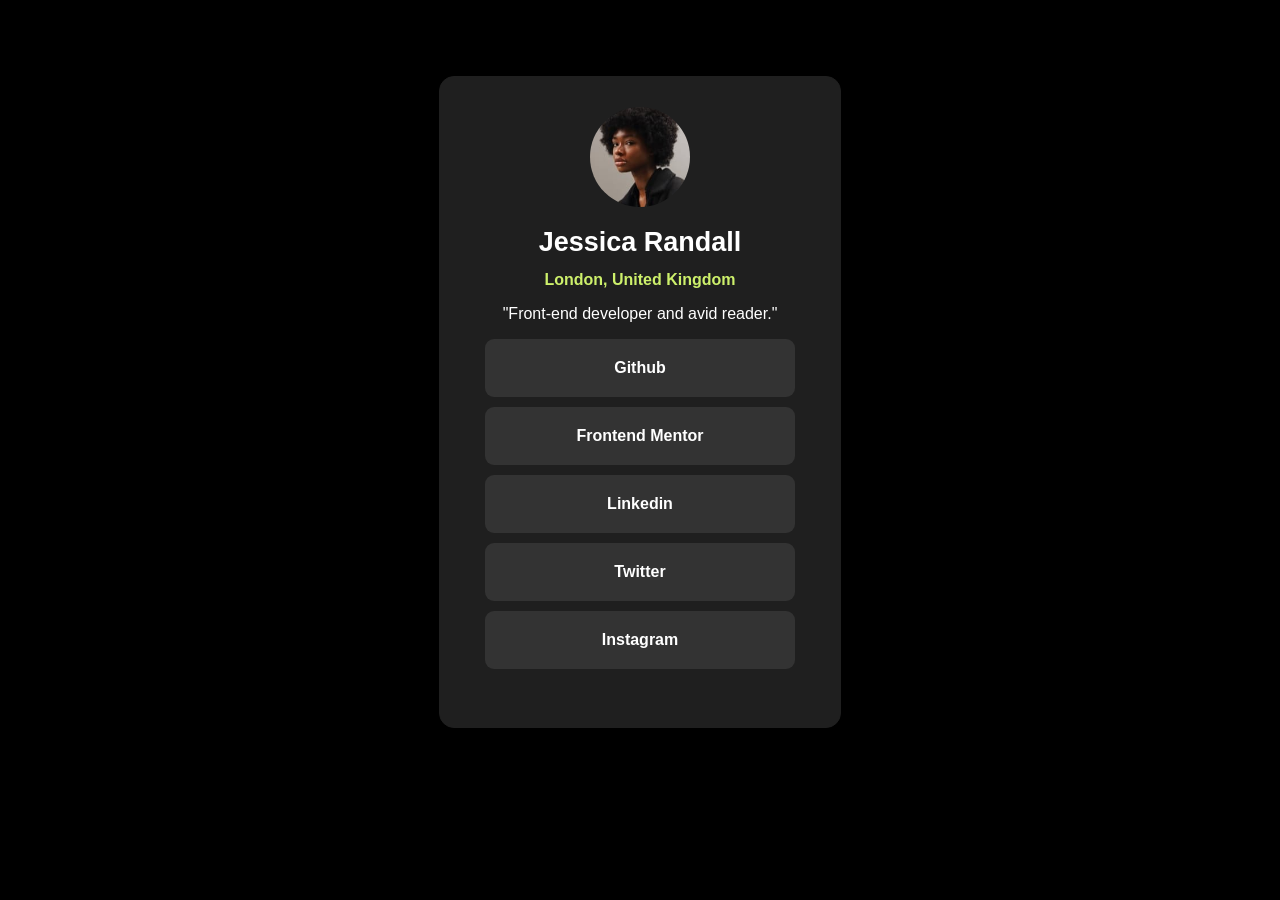
<file: P-001/index.html>
<!DOCTYPE html>
<html lang="pt-br">

<head>
    <meta charset="UTF-8">
    <meta name="viewport" content="width=device-width, initial-scale=1.0">
    <title>Document</title>
    <link rel="shortcut icon" href="images/favicon-32x32.png" type="image/x-icon">
    <link rel="stylesheet" href="style.css">
</head>

<body>

    <div id="container">

        <img src="images/avatar-jessica.jpeg" alt="jessicaimage">


        <h1>Jessica Randall</h1>

        <h2>London, United Kingdom</h2>

        <p>"Front-end developer and avid reader."</p>

        <a href="https://github.com/Jonhvmp/ForumHydraLinks/blob/main/README.pt.md" target="_blank"
            class="linkme">Github</a>
        <a href="https://www.frontendmentor.io/home" target="_blank" class="linkme">Frontend Mentor</a>
        <a href="" class="linkme">Linkedin</a>
        <a href="" class="linkme">Twitter</a>
        <a href="" class="linkme">Instagram</a>

    </div>

</body>

</html>
</file>
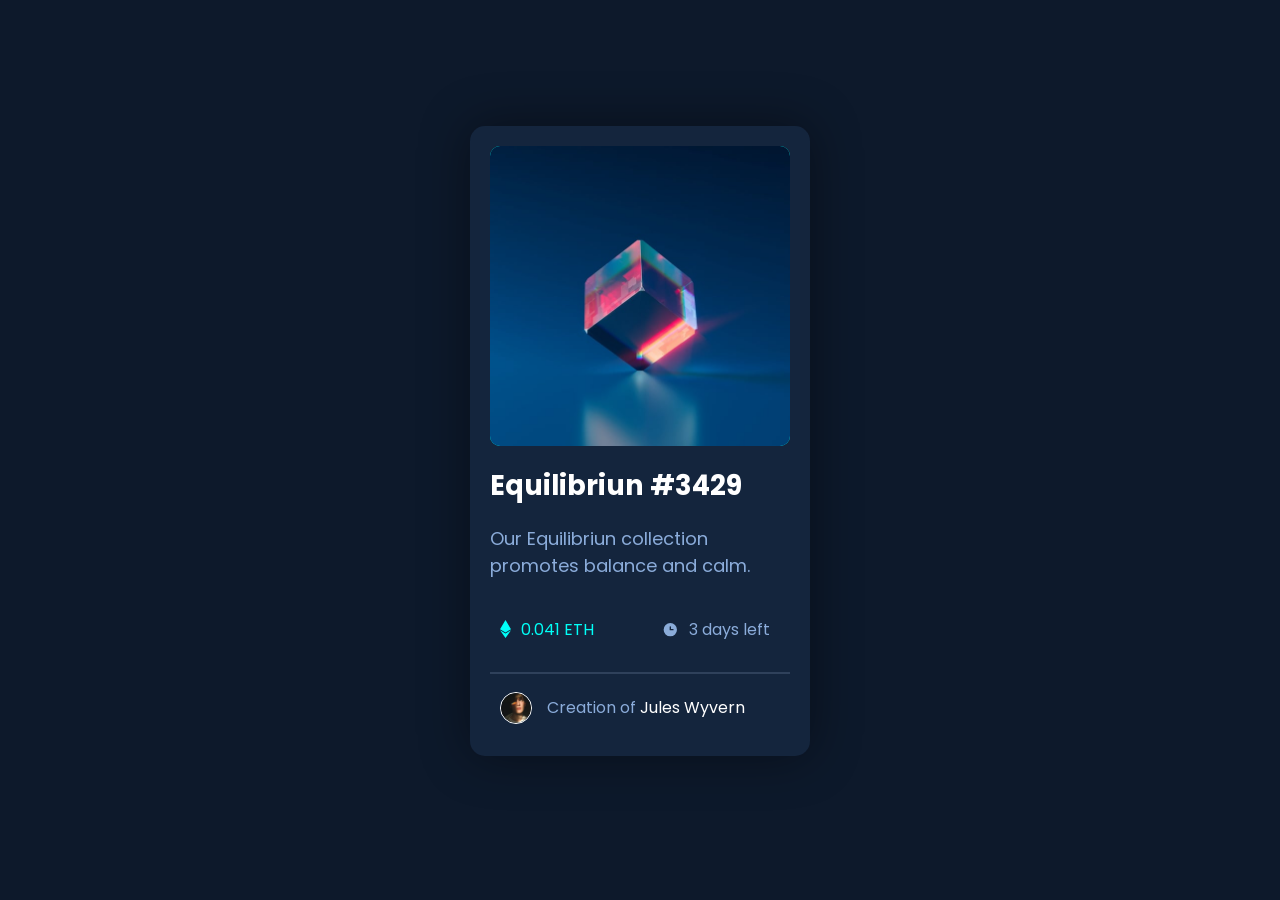
<file: P-002/index.html>
<!DOCTYPE html>
<html lang="pt-br">

<head>
    <meta charset="UTF-8">
    <meta name="viewport" content="width=device-width, initial-scale=1.0">
    <style>
        @import url('https://fonts.googleapis.com/css2?family=Outfit:wght@100..900&family=Poppins:ital,wght@0,100;0,200;0,300;0,400;0,500;0,600;0,700;0,800;0,900;1,100;1,200;1,300;1,400;1,500;1,600;1,700;1,800;1,900&display=swap');

        body {
            font-family: 'poppins';
            background-color: hsl(217, 54%, 11%);
        }

        .card {
            background-color: hsl(216, 50%, 16%);
            width: 300px;
            height: 590px;
            margin: auto;
            margin-top: 10%;
            box-shadow: 0px 0px 50px rgba(0, 0, 0, 0.412);
            border-radius: 15px;
            padding: 20px;
        }

        .imgr {
            position: relative;
            top: 0;
            left: 0;
            width: 300px;
            height: 300px;
            border-radius: 10px;
            background-color: hsl(178, 100%, 50%);

            .img1 {
                width: 300px;
                border-radius: 10px;
                display: block;
                position: relative;
                top: 0;
                left: 0;
            }

            .img2 {
                position: absolute;
                top: 0px;
                left: 0px;
                width: 100%;
                height: 100%;
                border-radius: 10px;
                background-color: hsla(178, 100%, 50%,);
                background: rgba(0,0,0,0.0);
            }

            .img3 {
                position: absolute;
                top: 120px;
                left: 120px;
                opacity: 0;
            }

            .img2:hover{
                    background: hsl(178, 100%, 50%, 0.300);;

                    .img3 {
                        opacity: 1;
                    }
                }

        }

         


        .title {
            font-size: 1.7em;
            color: white;

            &:hover {
                color: hsl(178, 100%, 50%);
                transition: 0.7s;
            }
        }

        p {
            font-size: 18px;
        }



        .pr,
        .time2 {
            color: hsl(215, 51%, 70%);
        }

        .eth,
        .time {
            display: inline-flex;
            align-items: center;
            margin: 10px;
        }

        .eth2,
        .time2 {
            margin: 10px;
        }

        .time {
            float: right;
        }

        .eth2 {
            color: hsl(178, 100%, 50%);
        }


        hr {
            margin-top: 10px;
            border: none;
            height: 2px;
            background-color: hsl(215, 32%, 27%);
        }

        .avatar {
            display: inline-flex;
            align-items: center;
        }

        .avatar2 {
            border: 1px solid white;
            margin: 10px;
            margin-right: 15px;
            border-radius: 100%;
        }

        a {
            text-decoration: none;
            color: white;

            &:hover {
                color: hsl(178, 100%, 50%);
                transition: 0.7s;
            }
        }
    </style>
    <link rel="shortcut icon" href="images/favicon-32x32.png" type="image/x-icon">
    <title>nft card</title>
</head>

<body>

    <div class="card">
        <div class="imgr">

            <img src="images/image-equilibrium.jpg" alt="" class="img1">

            <div class="img2"><img src="images/icon-view.svg" alt="" class="img3"></div>
            

        </div>



        <h1 class="title">Equilibriun #3429</h1>

        <p class="pr">Our Equilibriun collection promotes balance and calm.</p>



        <span class="eth">
            <img src="images/icon-ethereum.svg" alt="">

            <span" class="eth2">0.041 ETH
        </span>
        </span>

        <span class="time">
            <img src="images/icon-clock.svg" alt="">

            <span class="time2">3 days left</span>
        </span>



        <hr>

        <span class="avatar">
            <img src="images/image-avatar.png" alt="" width="30px" class="avatar2">
            <span class="pr">Creation of <a href="">Jules Wyvern</a></span>
        </span>



    </div>

</body>

</html>
</file>
<file: P-001/style.css>
@charset "utf-8";

@font-face {
    font-family: inter;
    src: url(fonts/static/Inter-Bold.ttf),
        url(fonts/static/inter-Semi-Bold.ttf)
}

body {
    background-color: black;
}

#container {
    border: 1px solid #1f1f1f;
    width: 400px;
    height: 650px;
    margin: auto;
    margin-top: 6%;
    border-radius: 15px;
    font-family: sans-serif;
    color: white;
    background-color: #1f1f1f;
}

img {
    width: 100px;
    border-radius: 50%;
    display: block;
    margin: auto;
    margin-top: 30px;
    margin-bottom: 20px;
}

h1,
h2,
p {
    text-align: center;
}

h1 {
    margin: 0%;
    font-size: 27px;
}

h2 {
    font-size: medium;
    color: #cdf06b;
}

p {
    font-weight: 100;
}


.linkme {
    color: white;
    background-color: #333333;
    display: block;
    text-align: center;
    text-decoration: none;
    width: 270px;
    margin: auto;
    margin-bottom: 10px;
    padding: 20px;
    border-radius: 9px;
    font-weight: 600;
}

.linkme:hover {
    background-color: #bfeb46;
    color: #1f1f1f;
    transition: 0.5s;
}
</file>
